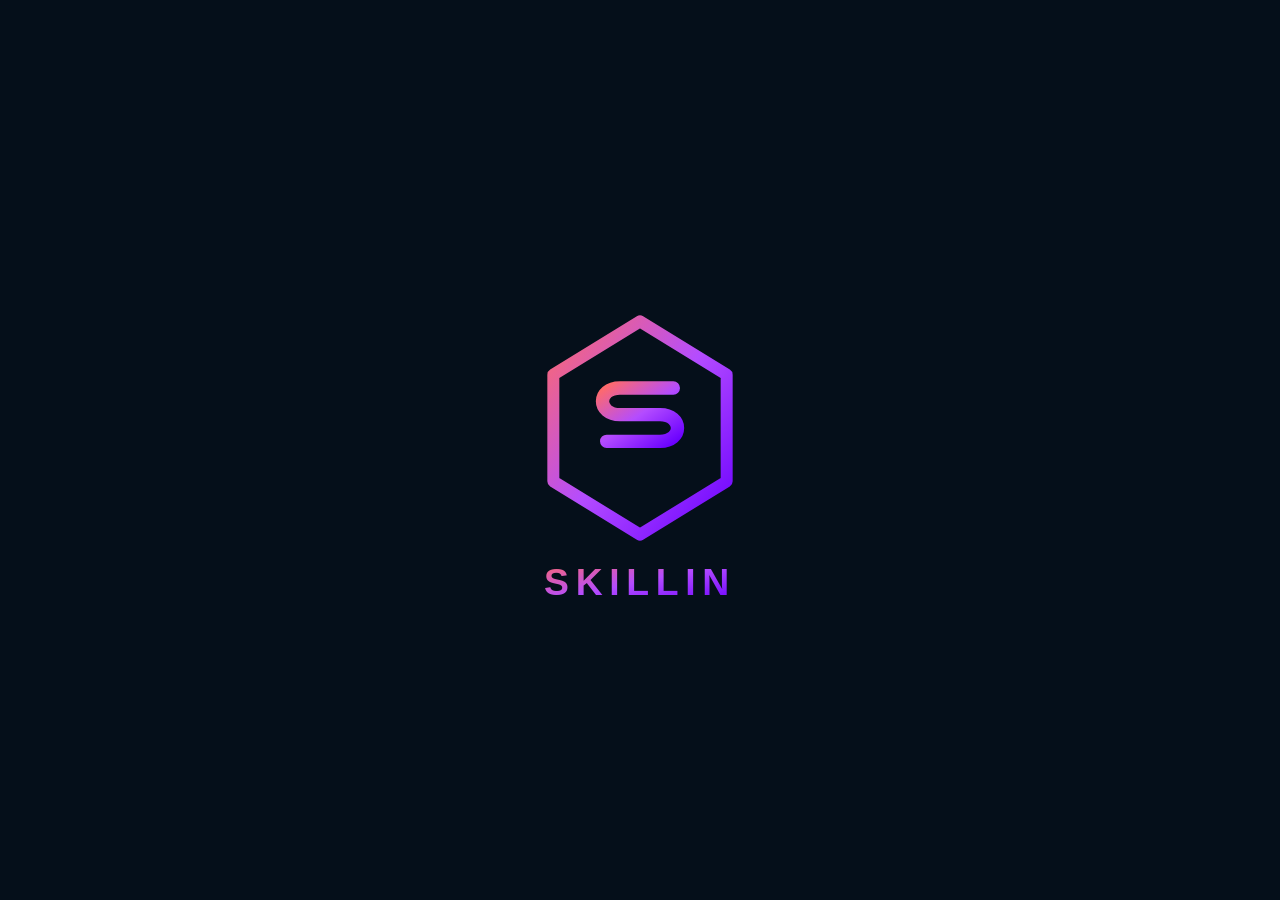
<file: index.html>
<!DOCTYPE html>
<html lang="en">
<head>
  <meta charset="UTF-8">
  <title>Skillin Logo</title>
  <link rel="stylesheet" href="style.css">
</head>
<body>

  <div class="logo-container">
    <svg viewBox="0 0 600 600" class="logo-svg"
         xmlns="http://www.w3.org/2000/svg">

      <defs>
        <linearGradient id="skillinGrad" x1="0%" y1="0%" x2="100%" y2="100%">
          <stop offset="0%" stop-color="#ff6a6a"/>
          <stop offset="50%" stop-color="#b44cff"/>
          <stop offset="100%" stop-color="#6a00ff"/>
        </linearGradient>
      </defs>

      <!-- Hexagon -->
      <path d="
        M300 110
        L430 190
        L430 350
        L300 430
        L170 350
        L170 190
        Z"
        class="hex"/>

      <!-- S shape -->
      <path d="
        M350 210
        H270
        C235 210 235 250 270 250
        H330
        C365 250 365 290 330 290
        H250"
        class="s-shape"/>

      <!-- Text -->
      <text x="300" y="520" class="logo-text">SKILLIN</text>
    </svg>
  </div>

</body>
</html>
</file>
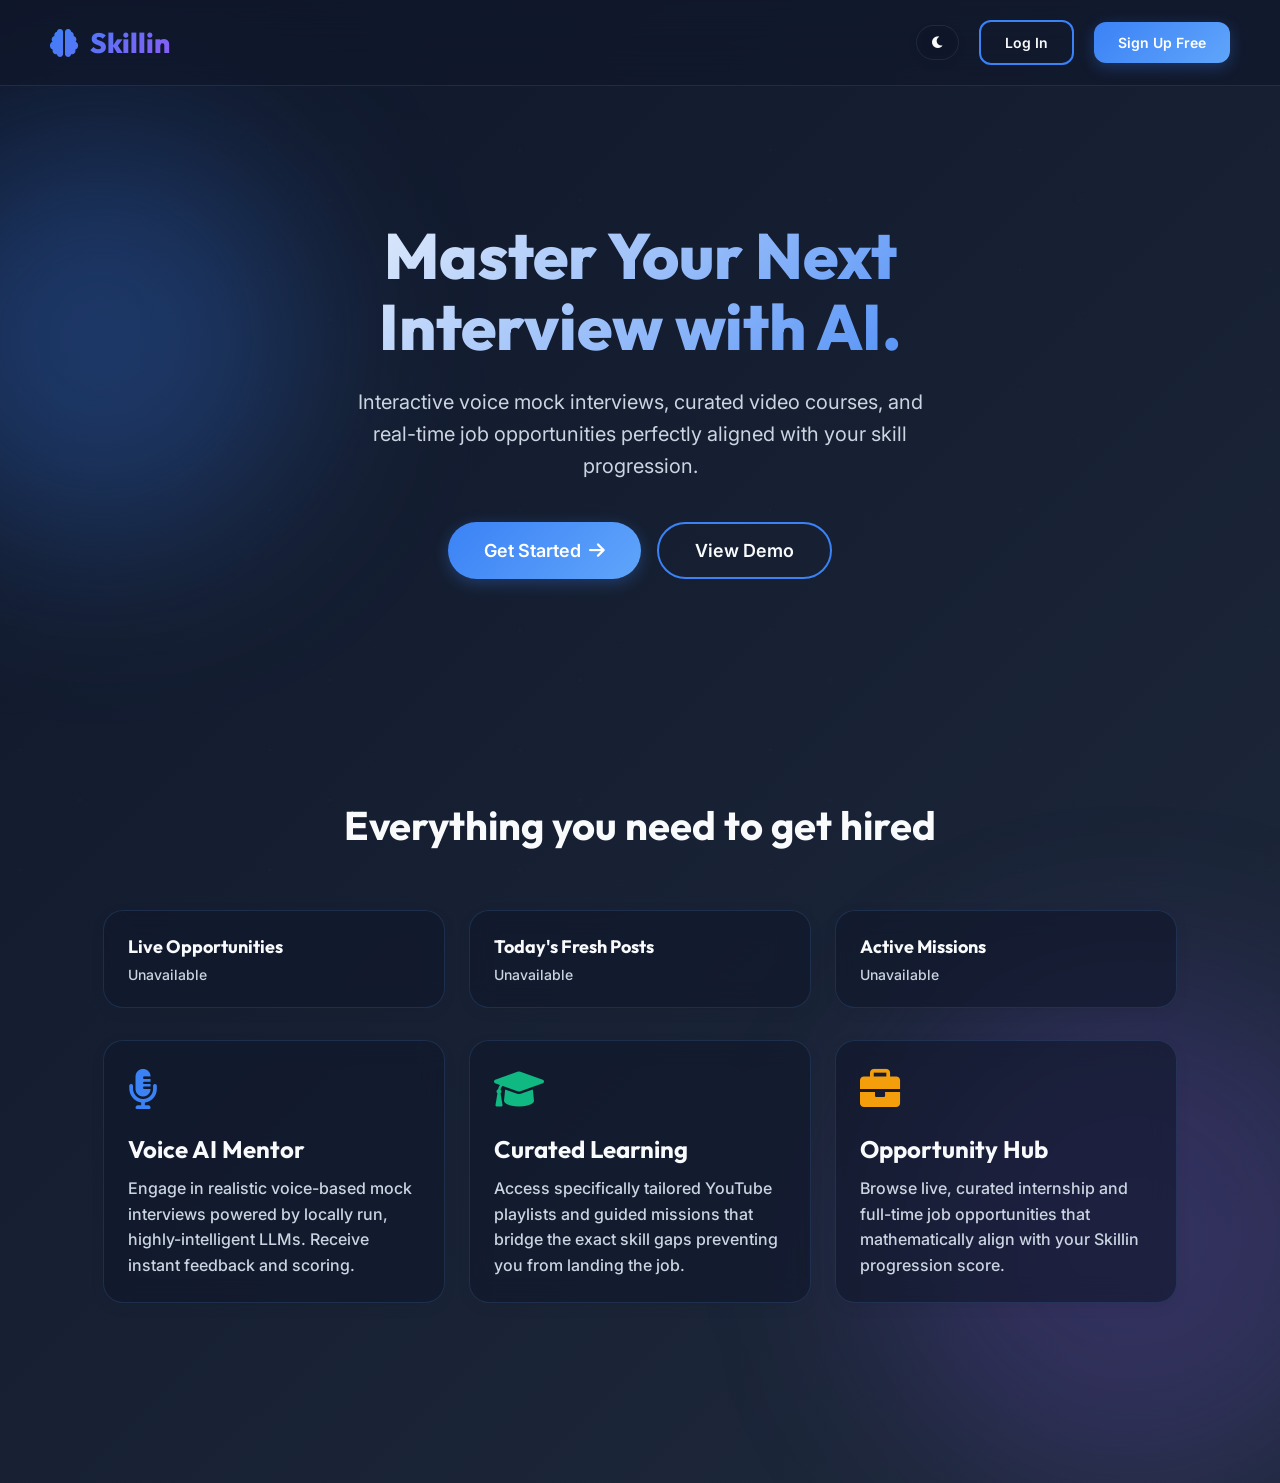
<file: frontend/index.html>
<!DOCTYPE html>
<html lang="en">
<head>
  <meta charset="UTF-8">
  <title>Skillin | Master Your Interview</title>
  <meta name="viewport" content="width=device-width, initial-scale=1.0">
  <link href="https://cdnjs.cloudflare.com/ajax/libs/font-awesome/6.0.0/css/all.min.css" rel="stylesheet">
  <link rel="stylesheet" href="styles.css">
  
  <style>
    /* Specific Landing Page Styles */
    body {
      flex-direction: column;
      overflow-x: hidden;
      overflow-y: auto;
    }
    
    .navbar {
      width: 100%;
      padding: 20px 50px;
      display: flex;
      justify-content: space-between;
      align-items: center;
      position: fixed;
      top: 0;
      z-index: 1000;
      background: var(--glass-bg);
      backdrop-filter: blur(20px);
      border-bottom: 1px solid var(--card-border);
    }

    .navbar-brand {
      font-size: 28px;
      font-weight: 800;
      font-family: var(--font-heading);
      background: linear-gradient(135deg, var(--accent-primary), var(--accent-purple));
      -webkit-background-clip: text;
      -webkit-text-fill-color: transparent;
      display: flex;
      align-items: center;
      gap: 12px;
    }

    .navbar-links {
      display: flex;
      gap: 20px;
      align-items: center;
    }

    .hero-container {
      display: flex;
      flex-direction: column;
      align-items: center;
      justify-content: center;
      text-align: center;
      padding: 160px 40px 80px;
      min-height: 80vh;
      animation: fadeInDown 1s ease-out;
    }

    .hero-title {
      font-size: 64px;
      font-weight: 800;
      line-height: 1.1;
      margin-bottom: 24px;
      background: linear-gradient(135deg, var(--text-primary) 0%, var(--accent-primary) 100%);
      -webkit-background-clip: text;
      -webkit-text-fill-color: transparent;
      max-width: 800px;
    }

    .hero-subtitle {
      font-size: 20px;
      color: var(--text-secondary);
      max-width: 600px;
      margin-bottom: 40px;
      line-height: 1.6;
    }

    .hero-buttons {
      display: flex;
      gap: 16px;
    }

    .btn-large {
      padding: 16px 36px;
      font-size: 18px;
      border-radius: 50px;
    }

    .btn-outline {
      background: transparent;
      border: 2px solid var(--accent-primary);
      color: var(--text-primary);
    }
    
    .btn-outline:hover {
      background: var(--accent-primary);
      color: #fff;
    }

    .features-section {
      padding: 80px 50px;
      max-width: 1200px;
      margin: 0 auto;
    }

    .section-title {
      text-align: center;
      font-size: 40px;
      margin-bottom: 60px;
      color: var(--text-primary);
    }

    @keyframes fadeInDown {
      from { opacity: 0; transform: translateY(-30px); }
      to { opacity: 1; transform: translateY(0); }
    }

    /* Floating Abstract Shapes */
    .shape-1, .shape-2 {
      position: absolute;
      border-radius: 50%;
      filter: blur(90px);
      z-index: -1;
      animation: float 20s infinite;
    }
    .shape-1 {
      width: 400px; height: 400px;
      background: rgba(59, 130, 246, 0.3);
      top: 10%; left: -100px;
    }
    .shape-2 {
      width: 500px; height: 500px;
      background: rgba(139, 92, 246, 0.2);
      bottom: -100px; right: -100px;
      animation-delay: 2s;
    }
  </style>
</head>
<body data-theme="dark">

  <!-- Abstract Background Elements -->
  <div class="shape-1"></div>
  <div class="shape-2"></div>

  <!-- Navigation -->
  <nav class="navbar">
    <div class="navbar-brand">
      <i class="fas fa-brain"></i> Skillin
    </div>
    <div class="navbar-links">
      <button class="theme-toggle-btn" onclick="toggleTheme()">
        <i class="fas fa-moon"></i>
      </button>
      <a href="login.html" class="btn btn-outline" style="text-decoration:none;">Log In</a>
      <a href="regi.html" class="btn btn-primary" style="text-decoration:none;">Sign Up Free</a>
    </div>
  </nav>

  <!-- Hero Section -->
  <main class="hero-container">
    <h1 class="hero-title">Master Your Next Interview with AI.</h1>
    <p class="hero-subtitle">Interactive voice mock interviews, curated video courses, and real-time job opportunities perfectly aligned with your skill progression.</p>
    
    <div class="hero-buttons">
      <a href="regi.html" class="btn btn-primary btn-large" style="text-decoration:none;">
        Get Started <i class="fas fa-arrow-right"></i>
      </a>
      <a href="dashboard.html" class="btn btn-outline btn-large" style="text-decoration:none;">
        View Demo
      </a>
    </div>
  </main>

  <!-- Feature Highlights -->
  <section class="features-section">
    <h2 class="section-title">Everything you need to get hired</h2>
    <div class="grid-cards" style="margin-bottom:32px;" id="liveStats">
      <div class="card"><h3>Live Opportunities</h3><p id="statOpps">Loading...</p></div>
      <div class="card"><h3>Today's Fresh Posts</h3><p id="statToday">Loading...</p></div>
      <div class="card"><h3>Active Missions</h3><p id="statMissions">Loading...</p></div>
    </div>
    <div class="grid-cards-large">
      
      <!-- Feature Card 1 -->
      <div class="card">
        <div style="font-size: 40px; color: var(--accent-primary); margin-bottom: 20px;">
          <i class="fas fa-microphone-alt"></i>
        </div>
        <h3 style="font-size: 24px; margin-bottom: 12px;">Voice AI Mentor</h3>
        <p style="font-size: 16px; line-height: 1.6;">Engage in realistic voice-based mock interviews powered by locally run, highly-intelligent LLMs. Receive instant feedback and scoring.</p>
      </div>

      <!-- Feature Card 2 -->
      <div class="card">
        <div style="font-size: 40px; color: var(--accent-success); margin-bottom: 20px;">
          <i class="fas fa-graduation-cap"></i>
        </div>
        <h3 style="font-size: 24px; margin-bottom: 12px;">Curated Learning</h3>
        <p style="font-size: 16px; line-height: 1.6;">Access specifically tailored YouTube playlists and guided missions that bridge the exact skill gaps preventing you from landing the job.</p>
      </div>

      <!-- Feature Card 3 -->
      <div class="card">
        <div style="font-size: 40px; color: var(--accent-warning); margin-bottom: 20px;">
          <i class="fas fa-briefcase"></i>
        </div>
        <h3 style="font-size: 24px; margin-bottom: 12px;">Opportunity Hub</h3>
        <p style="font-size: 16px; line-height: 1.6;">Browse live, curated internship and full-time job opportunities that mathematically align with your Skillin progression score.</p>
      </div>

    </div>
  </section>

  <script>
    const API_ORIGIN = window.location.hostname
      ? `${window.location.protocol}//${window.location.hostname}:8000`
      : "http://127.0.0.1:8000";
    const API_BASE = `${API_ORIGIN}/api`;

    // Theme logic
    function toggleTheme() {
        const root = document.documentElement;
        let isDark = false;
        
        // Check current body state instead of root attribute if root isn't fully synced
        if (document.body.getAttribute('data-theme') === 'dark' || root.getAttribute('data-theme') === 'dark') {
            isDark = true;
        }

        const newTheme = isDark ? 'light' : 'dark';
        root.setAttribute('data-theme', newTheme);
        document.body.setAttribute('data-theme', newTheme);
        localStorage.setItem('theme', newTheme);
    }
    
    // Init theme
    document.addEventListener("DOMContentLoaded", () => {
        const savedTheme = localStorage.getItem('theme') || 'dark'; // Default to dark mode for landing page
        document.documentElement.setAttribute('data-theme', savedTheme);
        document.body.setAttribute('data-theme', savedTheme);
        loadLiveStats();
    });

    async function loadLiveStats() {
      try {
        const [countRes, missionsRes] = await Promise.all([
          fetch(`${API_BASE}/opportunities/count`),
          fetch(`${API_BASE}/dashboard/missions`)
        ]);

        const countData = await countRes.json();
        const missionsData = await missionsRes.json();

        document.getElementById("statOpps").textContent = countData.total ?? 0;
        document.getElementById("statToday").textContent = countData.today ?? 0;
        document.getElementById("statMissions").textContent = missionsData.missions?.length ?? 0;
      } catch (e) {
        document.getElementById("statOpps").textContent = "Unavailable";
        document.getElementById("statToday").textContent = "Unavailable";
        document.getElementById("statMissions").textContent = "Unavailable";
      }
    }
  </script>
</body>
</html>
</file>
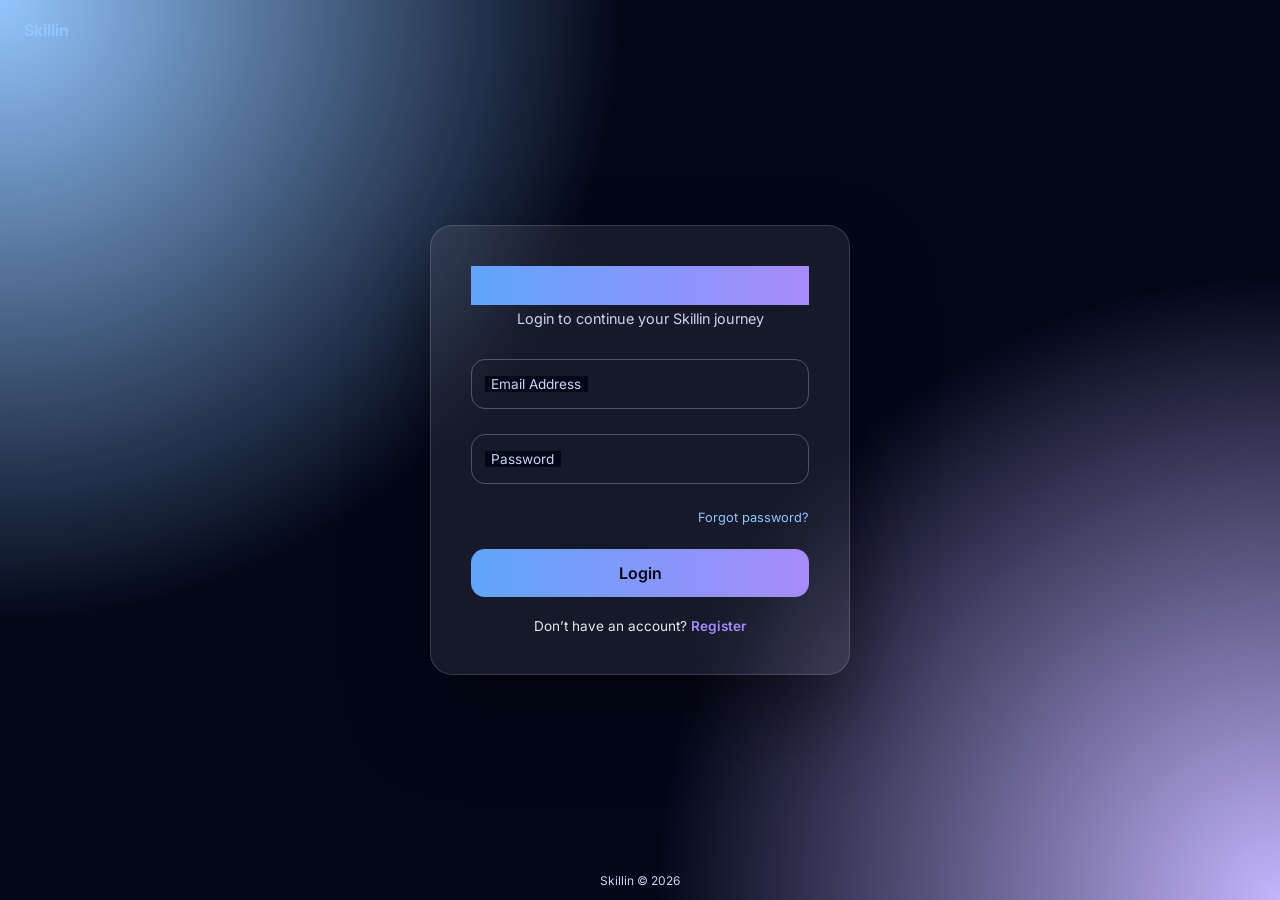
<file: frontend/login.html>
<!DOCTYPE html>
<html lang="en">
<head>
<meta charset="UTF-8">
<meta name="viewport" content="width=device-width, initial-scale=1.0">
<title>Skillin | Login</title>

<link href="https://fonts.googleapis.com/css2?family=Inter:wght@400;600;700&display=swap" rel="stylesheet">

<style>
*{
    margin:0;
    padding:0;
    box-sizing:border-box;
    font-family:'Inter',sans-serif;
}
body{
    min-height:100vh;
    display:flex;
    justify-content:center;
    align-items:center;
    background:
      radial-gradient(circle at top left,#93c5fd,transparent 40%),
      radial-gradient(circle at bottom right,#c4b5fd,transparent 40%),
      #020617;
    position: relative;
}
.top-brand{
    position: fixed;
    top: 20px;
    left: 24px;
    color:#93c5fd;
    text-decoration:none;
    font-weight:700;
}
.page-footer{
    position: fixed;
    bottom: 12px;
    left: 0;
    width: 100%;
    text-align:center;
    color:#cbd5f5;
    font-size:12px;
}
.login-box{
    width:100%;
    max-width:420px;
    padding:2.5rem;
    border-radius:22px;
    background:rgba(255,255,255,0.08);
    backdrop-filter: blur(16px);
    border:1px solid rgba(255,255,255,0.15);
    box-shadow:0 40px 80px rgba(0,0,0,.4);
    color:#e5e7eb;
}
.login-box h1{
    text-align:center;
    font-size:2rem;
    font-weight:700;
    margin-bottom:.3rem;
    background:linear-gradient(90deg,#60a5fa,#a78bfa);
    
    -webkit-text-fill-color:transparent;
}
.login-box p{
    text-align:center;
    font-size:.9rem;
    color:#cbd5f5;
    margin-bottom:2rem;
}
.input-group{
    position:relative;
    margin-bottom:1.6rem;
}
.input-group input{
    width:100%;
    padding:1rem .9rem;
    background:transparent;
    border:1px solid rgba(255,255,255,0.25);
    border-radius:14px;
    color:white;
}
.input-group label{
    position:absolute;
    top:50%;
    left:14px;
    transform:translateY(-50%);
    font-size:.85rem;
    color:#cbd5f5;
    pointer-events:none;
    transition:.3s;
    background:#020617;
    padding:0 .4rem;
}
.input-group input:focus + label,
.input-group input:not(:placeholder-shown) + label{
    top:-7px;
    font-size:.75rem;
    color:#60a5fa;
}
.forgot{
    text-align:right;
    font-size:.8rem;
    margin-bottom:1.5rem;
}
.forgot a{
    color:#93c5fd;
    cursor:pointer;
    text-decoration:none;
}
.login-btn{
    width:100%;
    padding:.9rem;
    border:none;
    border-radius:14px;
    font-size:1rem;
    font-weight:600;
    cursor:pointer;
    background:linear-gradient(90deg,#60a5fa,#a78bfa);
    color:#020617;
}
.register{
    text-align:center;
    font-size:.85rem;
    margin-top:1.3rem;
}
.register a{
    color:#a78bfa;
    font-weight:600;
    text-decoration:none;
}
.register a:hover{
    text-decoration:underline;
}
</style>
</head>

<body>
<a class="top-brand" href="index.html">Skillin</a>

<div class="login-box">

    <h1>Welcome Back</h1>
    <p>Login to continue your Skillin journey</p>

    <div class="input-group">
        <input type="email" id="email" placeholder=" " required>
        <label>Email Address</label>
    </div>

    <div class="input-group">
        <input type="password" id="password" placeholder=" " required>
        <label>Password</label>
    </div>

    <div class="forgot">
        <a onclick="forgotPassword()">Forgot password?</a>
    </div>

    <button class="login-btn" onclick="login()">Login</button>

    <div class="register">
        Don’t have an account?
        <a href="regi.html">Register</a>
    </div>

</div>

<script src="ui.js"></script>
<script>
const API_ORIGIN = window.location.hostname
  ? `${window.location.protocol}//${window.location.hostname}:8000`
  : "http://127.0.0.1:8000";
const API_BASE = `${API_ORIGIN}/api`;

async function login(){
    const email = document.getElementById("email").value;
    const password = document.getElementById("password").value;
    
    if(!email || !password) {
        alert("Please enter both email and password.");
        return;
    }

    try {
        showToast("Signing you in...", "info");
        const response = await fetch(`${API_BASE}/login`, {
            method: "POST",
            headers: {
                "Content-Type": "application/json"
            },
            body: JSON.stringify({ email: email, password: password })
        });
        
        const data = await response.json();
        
        if(response.ok) {
            localStorage.setItem("user_id", data.user_id);
            localStorage.setItem("username", data.username);
            if (data.access_token) {
                localStorage.setItem("access_token", data.access_token);
            }
            showToast("Login successful", "success");
            window.location.href = "dashboard.html";
        } else {
            showToast(data.detail || "Login failed", "error");
        }
    } catch(e) {
        console.error(e);
        showToast("An error occurred while connecting to the server.", "error");
    }
}

function forgotPassword(){
    showToast("Forgot password feature will be added later", "info");
}

function showToast(message, type = "info") {
    if (window.UI) {
        window.UI.toast(message, type);
        return;
    }
}
</script>

<div class="page-footer">Skillin © 2026</div>
</body>
</html>
</file>
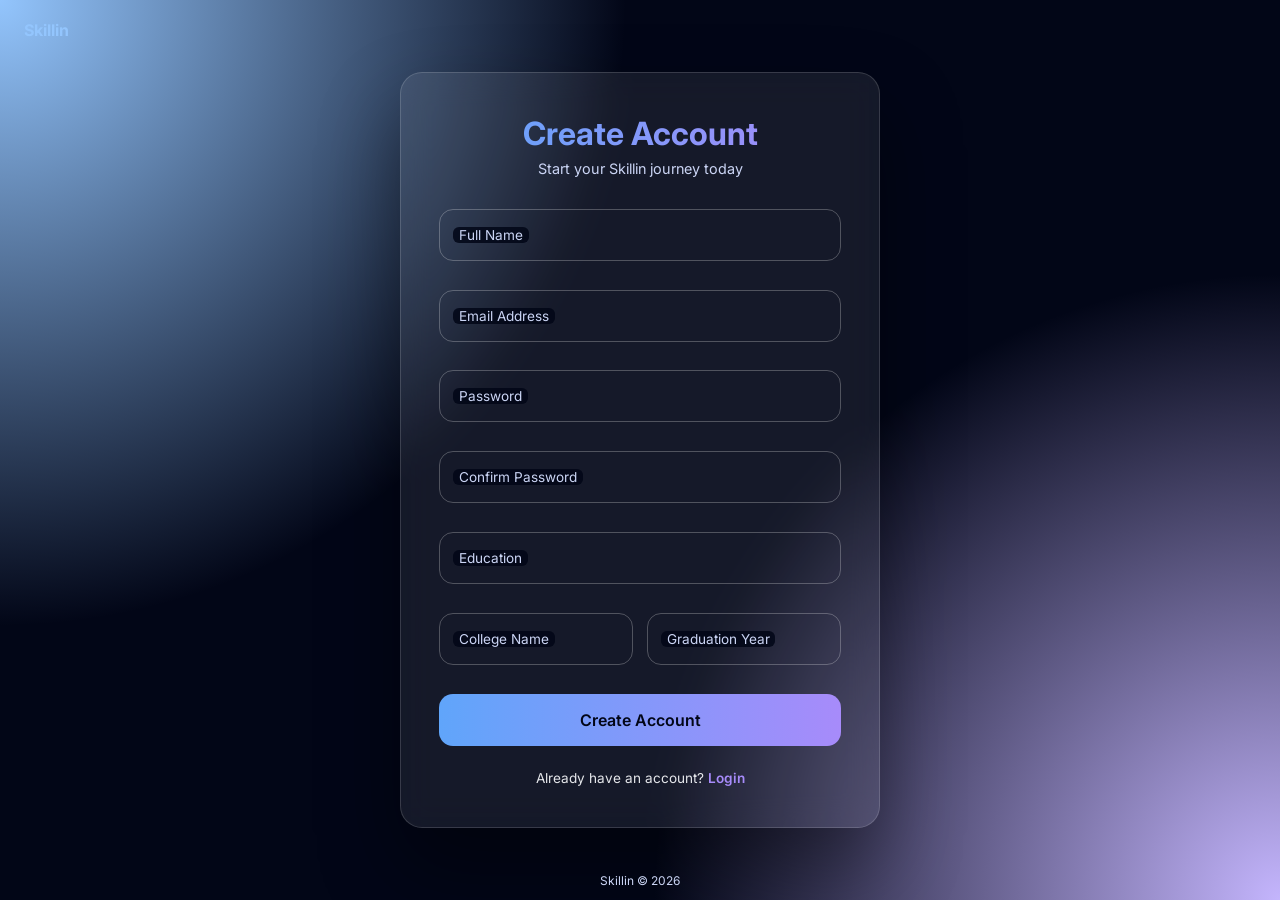
<file: frontend/regi.html>
<!DOCTYPE html>
<html lang="en">
<head>
<meta charset="UTF-8">
<meta name="viewport" content="width=device-width, initial-scale=1.0">
<title>Skillin | Sign Up</title>

<link href="https://fonts.googleapis.com/css2?family=Inter:wght@400;600;700&display=swap" rel="stylesheet">

<style>
/* ---- YOUR ORIGINAL CSS (UNCHANGED) ---- */
*{
    margin:0;
    padding:0;
    box-sizing:border-box;
    font-family:'Inter',sans-serif;
}
body{
    min-height:100vh;
    display:flex;
    justify-content:center;
    align-items:center;
    background:
      radial-gradient(circle at top left,#93c5fd,transparent 40%),
      radial-gradient(circle at bottom right,#c4b5fd,transparent 40%),
      #020617;
    position: relative;
}
.top-brand{
    position: fixed;
    top: 20px;
    left: 24px;
    color:#93c5fd;
    text-decoration:none;
    font-weight:700;
}
.page-footer{
    position: fixed;
    bottom: 12px;
    left: 0;
    width: 100%;
    text-align:center;
    color:#cbd5f5;
    font-size:12px;
}
.signup-box{
    width:100%;
    max-width:480px;
    padding:2.6rem 2.4rem;
    border-radius:22px;
    background:rgba(255,255,255,0.08);
    backdrop-filter: blur(16px);
    border:1px solid rgba(255,255,255,0.15);
    box-shadow:0 40px 80px rgba(0,0,0,.4);
    color:#e5e7eb;
}
.signup-box h1{
    text-align:center;
    font-size:2rem;
    font-weight:700;
    margin-bottom:.4rem;
    background:linear-gradient(90deg,#60a5fa,#a78bfa);
    -webkit-background-clip:text;
    -webkit-text-fill-color:transparent;
}
.signup-box p{
    text-align:center;
    font-size:.9rem;
    color:#cbd5f5;
    margin-bottom:2rem;
}
.input-group{
    position:relative;
    margin-bottom:1.8rem;
}
.input-group input,
.input-group select{
    width:100%;
    height:52px;
    padding:0 14px;
    background:transparent;
    border:1px solid rgba(255,255,255,0.25);
    border-radius:14px;
    color:#e5e7eb;
    font-size:.95rem;
}
.input-group select{
    appearance:none;
    cursor:pointer;
}
.input-group select option{
    background:#020617;
    color:#e5e7eb;
}
.input-group input:focus,
.input-group select:focus{
    outline:none;
    border-color:#60a5fa;
    box-shadow:0 0 15px rgba(96,165,250,.4);
}
.input-group label{
    position:absolute;
    left:14px;
    top:50%;
    transform:translateY(-50%);
    font-size:.85rem;
    color:#cbd5f5;
    pointer-events:none;
    transition:.25s ease;
    padding:0 .35rem;
    background:rgba(2,6,23,.85);
    border-radius:6px;
}
.input-group input:focus + label,
.input-group input:not(:placeholder-shown) + label,
.input-group select:focus + label,
.input-group select:valid + label{
    top:-6px;
    font-size:.72rem;
    color:#60a5fa;
}
.row{
    display:flex;
    gap:14px;
}
.row .input-group{
    flex:1;
}
.signup-btn{
    width:100%;
    height:52px;
    border:none;
    border-radius:14px;
    font-size:1rem;
    font-weight:600;
    cursor:pointer;
    background:linear-gradient(90deg,#60a5fa,#a78bfa);
    color:#020617;
    transition:.3s;
}
.signup-btn:hover{
    transform:translateY(-2px);
    box-shadow:0 12px 30px rgba(96,165,250,.6);
}
.login{
    text-align:center;
    font-size:.85rem;
    margin-top:1.5rem;
}
.login a{
    color:#a78bfa;
    font-weight:600;
    text-decoration:none;
}
.login a:hover{
    text-decoration:underline;
}
</style>
</head>

<body>
<a class="top-brand" href="index.html">Skillin</a>

<div class="signup-box">

    <h1>Create Account</h1>
    <p>Start your Skillin journey today</p>

    <!-- ✅ FORM ADDED (structure same) -->
    <form id="signupForm">

        <div class="input-group">
            <input type="text" id="username" required placeholder=" ">
            <label>Full Name</label>
        </div>

        <div class="input-group">
            <input type="email" id="email" required placeholder=" ">
            <label>Email Address</label>
        </div>

        <div class="input-group">
            <input type="password" id="password" required placeholder=" ">
            <label>Password</label>
        </div>

        <div class="input-group">
            <input type="password" id="confirmPassword" required placeholder=" ">
            <label>Confirm Password</label>
        </div>

        <div class="input-group">
            <select id="education" required>
                <option value="" hidden></option>
                <option>10th (SSC)</option>
                <option>12th (HSC)</option>
                <option>Diploma</option>
                <option>BCA</option>
                <option>B.Sc</option>
                <option>B.Com</option>
                <option>B.E / B.Tech</option>
                <option>MCA</option>
                <option>MBA</option>
                <option>Other</option>
            </select>
            <label>Education</label>
        </div>

        <div class="row">
            <div class="input-group">
                <input type="text" id="college" required placeholder=" ">
                <label>College Name</label>
            </div>

            <div class="input-group">
                <select id="graduation" required>
                    <option value="" hidden></option>
                    <option>2024</option>
                    <option>2025</option>
                    <option>2026</option>
                    <option>2027</option>
                    <option>2028</option>
                </select>
                <label>Graduation Year</label>
            </div>
        </div>

        <button type="submit" class="signup-btn">Create Account</button>

    </form>

    <div class="login">
        Already have an account? <a href="login.html">Login</a>
    </div>

</div>

<!-- ✅ ONLY LOGIC ADDED -->
<script src="ui.js"></script>
<script>
const API_ORIGIN = `${window.location.protocol}//${window.location.hostname}:8000`;
const API_BASE = `${API_ORIGIN}/api`;

document.getElementById("signupForm").addEventListener("submit", async function(e) {
    e.preventDefault();

    if (password.value !== confirmPassword.value) {
        alert("Passwords do not match");
        return;
    }
    const strongPassword = /^(?=.*[a-z])(?=.*[A-Z])(?=.*\d)(?=.*[^A-Za-z\d]).{8,}$/;
    if (!strongPassword.test(password.value)) {
        alert("Password must be 8+ chars and include uppercase, lowercase, number, and special character.");
        return;
    }

    const data = {
        username: username.value,
        email: email.value,
        password: password.value,
        education: education.value,
        college_name: college.value,
        graduation_year: parseInt(graduation.value)
    };

    try {
        showToast("Creating your account...", "info");
        const res = await fetch(`${API_BASE}/register`, {
            method: "POST",
            headers: { "Content-Type": "application/json" },
            body: JSON.stringify(data)
        });

        const result = await res.json();

        if (!res.ok) {
            showToast(result.detail || "Registration failed", "error");
            return;
        }

        showToast("Account created successfully", "success");
        window.location.href = "login.html";

    } catch (err) {
        showToast("Backend not running", "error");
        console.error(err);
    }
});

function showToast(message, type = "info") {
    if (window.UI) {
        window.UI.toast(message, type);
        return;
    }
}
</script>

<div class="page-footer">Skillin © 2026</div>
</body>
</html>
</file>
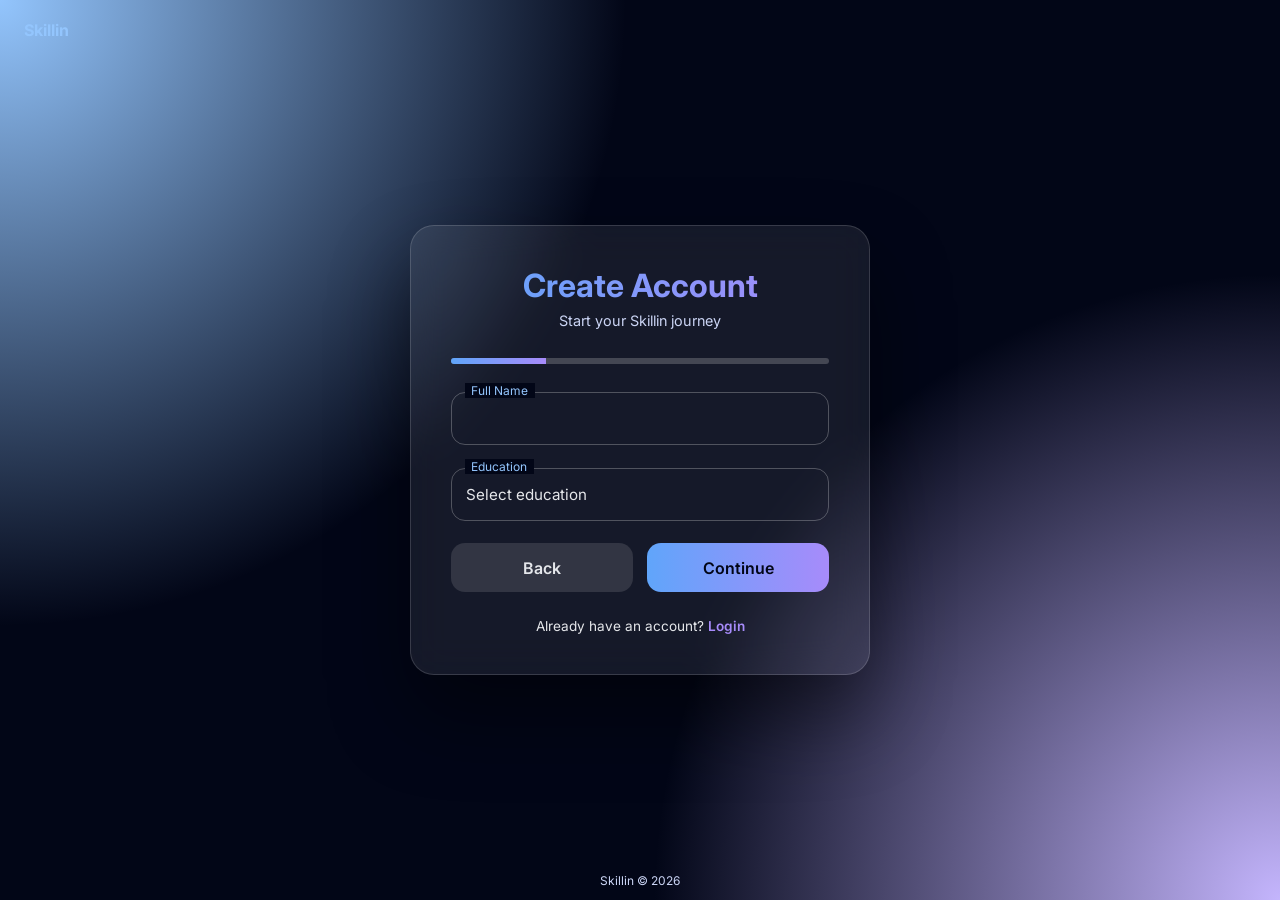
<file: frontend/signup.html>
<!DOCTYPE html>
<html lang="en">
<head>
<meta charset="UTF-8">
<meta name="viewport" content="width=device-width, initial-scale=1.0">
<title>Skillin | Sign Up</title>

<link href="https://fonts.googleapis.com/css2?family=Inter:wght@400;600;700&display=swap" rel="stylesheet">

<style>
*{
    margin:0;
    padding:0;
    box-sizing:border-box;
    font-family:'Inter',sans-serif;
}

/* BACKGROUND */
body{
    min-height:100vh;
    display:flex;
    justify-content:center;
    align-items:center;
    background:
      radial-gradient(circle at top left,#93c5fd,transparent 40%),
      radial-gradient(circle at bottom right,#c4b5fd,transparent 40%),
      #020617;
    color:#e5e7eb;
    position: relative;
}
.top-brand{
    position: fixed;
    top: 20px;
    left: 24px;
    color:#93c5fd;
    text-decoration:none;
    font-weight:700;
}
.page-footer{
    position: fixed;
    bottom: 12px;
    left: 0;
    width: 100%;
    text-align:center;
    color:#cbd5f5;
    font-size:12px;
}

/* CARD */
.signup-box{
    width:100%;
    max-width:460px;
    padding:2.5rem;
    border-radius:24px;
    background:rgba(255,255,255,0.08);
    backdrop-filter: blur(18px);
    border:1px solid rgba(255,255,255,0.15);
    box-shadow:0 40px 80px rgba(0,0,0,.45);
}

/* TITLE */
.signup-box h1{
    text-align:center;
    font-size:2rem;
    font-weight:700;
    margin-bottom:.4rem;
    background:linear-gradient(90deg,#60a5fa,#a78bfa);
    -webkit-background-clip:text;
    -webkit-text-fill-color:transparent;
}
.signup-box p{
    text-align:center;
    font-size:.9rem;
    color:#cbd5f5;
    margin-bottom:1.8rem;
}

/* PROGRESS */
.progress{
    width:100%;
    height:6px;
    background:rgba(255,255,255,.2);
    border-radius:6px;
    overflow:hidden;
    margin-bottom:1.8rem;
}
.progress-bar{
    height:100%;
    width:25%;
    background:linear-gradient(90deg,#60a5fa,#a78bfa);
    transition:.4s;
}

/* STEPS */
.step{
    display:none;
    animation:fade .5s ease;
}
.step.active{
    display:block;
}

/* INPUT */
.input-group{
    position:relative;
    margin-bottom:1.4rem;
}
.input-group input,
.input-group select{
    width:100%;
    padding:1rem .9rem;
    background:transparent;
    border:1px solid rgba(255,255,255,0.25);
    border-radius:14px;
    color:white;
    font-size:.95rem;
}
.input-group select{
    color:#e5e7eb;
    appearance:none;
    -webkit-appearance:none;
    -moz-appearance:none;
}
.input-group input:focus,
.input-group select:focus{
    outline:none;
    border-color:#60a5fa;
    box-shadow:0 0 15px rgba(96,165,250,.4);
}
.step-buttons{
    display:flex;
    gap:0.9rem;
    margin-bottom:1rem;
}
.step-buttons button{
    flex:1;
    width:auto;
}
button.btn-secondary{
    background:rgba(255,255,255,0.12);
    color:#e5e7eb;
}
@media(max-width:480px){
    .signup-box{
        padding:1.6rem;
        margin:16px;
    }
    .step-buttons{
        flex-direction:column;
    }
}

/* LABEL */
.input-group label{
    position:absolute;
    top:-9px;
    left:14px;
    font-size:.75rem;
    padding:0 .4rem;
    background:#020617;
    color:#93c5fd;
}

/* BUTTON */
button{
    width:100%;
    padding:.9rem;
    border:none;
    border-radius:14px;
    font-size:1rem;
    font-weight:600;
    cursor:pointer;
    background:linear-gradient(90deg,#60a5fa,#a78bfa);
    color:#020617;
    transition:.3s;
}
button:hover{
    transform:translateY(-2px);
    box-shadow:0 12px 30px rgba(96,165,250,.6);
}

/* HELPER */
.helper{
    text-align:center;
    font-size:.8rem;
    color:#cbd5f5;
    margin-top:.5rem;
}

/* LOGIN LINK */
.login-link{
    text-align:center;
    font-size:.85rem;
    margin-top:1.6rem;
}
.login-link a{
    color:#a78bfa;
    font-weight:600;
    text-decoration:none;
}
.login-link a:hover{
    text-decoration:underline;
}

/* ANIMATION */
@keyframes fade{
    from{opacity:0;transform:translateY(15px);}
    to{opacity:1;transform:translateY(0);}
}
</style>
</head>

<body>
<a class="top-brand" href="index.html">Skillin</a>

<div class="signup-box">

    <h1>Create Account</h1>
    <p>Start your Skillin journey</p>

    <div class="progress">
        <div class="progress-bar" id="progressBar" style="width: 25%;"></div>
    </div>

    <!-- STEP 1 -->
    <div class="step active" id="step1">
            <div class="input-group">
            <input type="text" id="fullName" placeholder=" " required>
            <label>Full Name</label>
        </div>

        <div class="input-group">
            <select id="education">
                <option value="" disabled selected>Select education</option>
                <option value="Diploma">Diploma</option>
                <option value="BE / BTech">BE / BTech</option>
                <option value="BSc / BCA">BSc / BCA</option>
                <option value="Other">Other</option>
            </select>
            <label>Education</label>
        </div>

        <div class="step-buttons">
            <button type="button" class="btn-secondary" onclick="prevStep()">Back</button>
            <button onclick="nextStep()">Continue</button>
        </div>
    </div>

    <!-- STEP 2 -->
    <div class="step" id="step2">
        <div class="input-group">
            <input type="email" id="email" name="email" placeholder=" " required>
            <label>Email Address</label>
        </div>

        <div class="input-group">
            <input type="password" id="password" name="password" placeholder=" " required>
            <label>Password</label>
        </div>

        <div class="step-buttons">
            <button type="button" class="btn-secondary" onclick="prevStep()">Back</button>
            <button type="button" onclick="nextStep()">Send Verification Code</button>
        </div>
        <div class="helper">OTP will be sent to email (dummy)</div>
    </div>

    <!-- STEP 3 -->
    <div class="step" id="step3">
        <div class="input-group">
            <input type="text" id="otp" name="otp" placeholder=" " required>
            <label>Verification Code</label>
        </div>

        <div class="step-buttons">
            <button type="button" class="btn-secondary" onclick="prevStep()">Back</button>
            <button onclick="nextStep()">Verify Code</button>
        </div>
        <div class="helper">Use any 6 digits</div>
    </div>

    <!-- STEP 4 -->
    <div class="step" id="step4">
        <div class="input-group">
            <input type="text" id="collegeName" name="college_name" placeholder=" " required>
            <label>College / University</label>
        </div>

        <div class="input-group">
            <input type="number" id="graduationYear" name="graduation_year" placeholder=" " required min="1900" max="2100">
            <label>Graduation Year</label>
        </div>

        <div class="step-buttons">
            <button type="button" class="btn-secondary" onclick="prevStep()">Back</button>
            <button onclick="finish()">Finish Signup</button>
        </div>
    </div>

    <div class="login-link">
        Already have an account? <a href="login.html">Login</a>
    </div>

</div>

<script src="ui.js"></script>
<script>
let step = 1;
const totalSteps = 4;
const API_ORIGIN = window.location.hostname
  ? `${window.location.protocol}//${window.location.hostname}:8000`
  : "http://127.0.0.1:8000";
const API_BASE = `${API_ORIGIN}/api`;

const formData = {
    username: "",
    education: "",
    email: "",
    password: "",
    college_name: "",
    graduation_year: null
};

function nextStep(){
    if (step === 1) {
        formData.username = document.getElementById("fullName").value.trim();
        formData.education = document.getElementById("education").value;
        if (!formData.username || !formData.education) {
            alert("Please fill name and education.");
            return;
        }
    }
    if (step === 2) {
        formData.email = document.getElementById("email").value.trim();
        formData.password = document.getElementById("password").value;
        const strongPassword = /^(?=.*[a-z])(?=.*[A-Z])(?=.*\d)(?=.*[^A-Za-z\d]).{8,}$/;
        if (!formData.email || !formData.password || !strongPassword.test(formData.password)) {
            alert("Password must be 8+ chars and include uppercase, lowercase, number, and special character.");
            return;
        }
    }
    if (step === 3) {
        const otp = document.getElementById("otp").value.trim();
        if (otp.length < 4) {
            alert("Enter verification code.");
            return;
        }
    }

    document.getElementById("step"+step).classList.remove("active");
    step++;
    document.getElementById("step"+step).classList.add("active");
    document.getElementById("progressBar").style.width =
        (step / totalSteps) * 100 + "%";
}

function prevStep(){
    if(step <= 1) return;
    document.getElementById("step"+step).classList.remove("active");
    step--;
    document.getElementById("step"+step).classList.add("active");
    document.getElementById("progressBar").style.width =
        (step / totalSteps) * 100 + "%";
}

async function finish(){
    const finishBtn = document.querySelector("#step4 button");
    formData.college_name = document.getElementById("collegeName").value.trim();
    const graduationYear = document.getElementById("graduationYear").value.trim();
    formData.graduation_year = graduationYear ? Number(graduationYear) : null;

    if (!formData.college_name || !formData.graduation_year) {
        alert("Please enter your college/university and graduation year.");
        return;
    }

    try {
        if (window.UI) window.UI.setLoading(finishBtn, "Creating account...");
        showToast("Creating your account...", "info");
        const res = await fetch(`${API_BASE}/register`, {
            method: "POST",
            headers: { "Content-Type": "application/json" },
            body: JSON.stringify({
                username: formData.username,
                email: formData.email,
                password: formData.password,
                education: formData.education,
                college_name: formData.college_name,
                graduation_year: formData.graduation_year
            })
        });
        const data = await res.json();
        if (!res.ok) {
            showToast(data.detail || "Registration failed", "error");
            return;
        }
        showToast("Signup completed", "success");
        window.location.href = "login.html";
    } catch (e) {
        showToast("Could not connect to backend.", "error");
    } finally {
        if (window.UI) window.UI.clearLoading(finishBtn);
    }
}

function showToast(message, type = "info") {
    if (window.UI) {
        window.UI.toast(message, type);
        return;
    }
}
</script>

<div class="page-footer">Skillin © 2026</div>
</body>
</html>
</file>
<file: style.css>
* {
  margin: 0;
  padding: 0;
  box-sizing: border-box;
}

body {
  height: 100vh;
  display: flex;
  justify-content: center;
  align-items: center;
  background: #050f1a;
  font-family: 'Poppins', Arial, sans-serif;
}

.logo-container {
  width: 400px;
}

.logo-svg {
  width: 100%;
}

.hex {
  fill: none;
  stroke: url(#skillinGrad);
  stroke-width: 18;
  stroke-linejoin: round;
}

.s-shape {
  fill: none;
  stroke: url(#skillinGrad);
  stroke-width: 20;
  stroke-linecap: round;
  stroke-linejoin: round;
}

.logo-text {
  fill: url(#skillinGrad);
  font-size: 56px;
  font-weight: 600;
  letter-spacing: 10px;
  text-anchor: middle;
}
</file>
<file: frontend/styles.css>
/* ==============================================================================
   Skillin Premium Theme - Glassmorphism & Dynamic Dark Mode
============================================================================== */

@import url('https://fonts.googleapis.com/css2?family=Outfit:wght@300;400;500;600;700;800&family=Inter:wght@400;500;600;700&display=swap');

:root {
  /* Core Variables */
  --font-heading: 'Outfit', sans-serif;
  --font-body: 'Inter', sans-serif;

  /* Accent Colors - Light */
  --accent-primary: #3b82f6;     /* Blue */
  --accent-secondary: #60a5fa;
  --accent-tertiary: #1e40af;
  --accent-success: #10b981;
  --accent-warning: #f59e0b;
  --accent-danger: #ef4444;
  --accent-purple: #8b5cf6;

  /* Color Palette - Light Theme */
  --bg-gradient: linear-gradient(135deg, #f1f5f9 0%, #e2e8f0 25%, #f8fafc 50%, #f0f9ff 75%, #f0fdf4 100%);
  --text-primary: #0f172a;
  --text-secondary: #475569;
  --text-tertiary: #64748b;
  
  /* Glassmorphism - Light */
  --glass-bg: rgba(255, 255, 255, 0.7);
  --glass-bg-hover: rgba(255, 255, 255, 0.9);
  --glass-border: rgba(255, 255, 255, 0.5);
  --glass-shadow: 0 8px 32px 0 rgba(31, 38, 135, 0.05);
  --card-border: rgba(59, 130, 246, 0.15);
  
  --particle-opacity: 0.15;
}

[data-theme="dark"] {
  /* Color Palette - Dark Theme */
  --bg-gradient: linear-gradient(135deg, #0f172a 0%, #1e293b 25%, #020617 50%, #172554 75%, #064e3b 100%);
  --text-primary: #f8fafc;
  --text-secondary: #cbd5e1;
  --text-tertiary: #94a3b8;

  /* Glassmorphism - Dark */
  --glass-bg: rgba(15, 23, 42, 0.6);
  --glass-bg-hover: rgba(30, 41, 59, 0.8);
  --glass-border: rgba(255, 255, 255, 0.08);
  --glass-shadow: 0 8px 32px 0 rgba(0, 0, 0, 0.4);
  --card-border: rgba(96, 165, 250, 0.15);

  --particle-opacity: 0.05;
}

* {
  margin: 0;
  padding: 0;
  box-sizing: border-box;
}

body {
  font-family: var(--font-body);
  background: var(--bg-gradient);
  background-size: 400% 400%;
  animation: gradientShift 20s ease infinite;
  color: var(--text-primary);
  display: flex;
  min-height: 100vh;
  position: relative;
  overflow-x: hidden;
  transition: background 0.5s ease, color 0.5s ease;
}

h1, h2, h3, h4, h5, h6 {
  font-family: var(--font-heading);
}

/* Background Animations */
@keyframes gradientShift {
  0% { background-position: 0% 50%; }
  50% { background-position: 100% 50%; }
  100% { background-position: 0% 50%; }
}

body::before {
  content: '';
  position: fixed;
  top: 0;
  left: 0;
  width: 100%;
  height: 100%;
  background-image: 
    radial-gradient(2px 2px at 20px 30px, rgba(59,130,246,var(--particle-opacity)), transparent),
    radial-gradient(2px 2px at 80px 80px, rgba(16,185,129,var(--particle-opacity)), transparent),
    radial-gradient(1px 1px at 120px 40px, rgba(245,158,11,var(--particle-opacity)), transparent);
  background-repeat: repeat;
  background-size: 250px 120px;
  animation: float 22s linear infinite;
  z-index: -1;
  pointer-events: none;
}

@keyframes float {
  0% { transform: translateY(0px) rotate(0deg); }
  100% { transform: translateY(-30px) rotate(120deg); }
}

/* Base Glass Container */
.glass-panel {
  background: var(--glass-bg);
  backdrop-filter: blur(16px);
  -webkit-backdrop-filter: blur(16px);
  border: 1px solid var(--glass-border);
  box-shadow: var(--glass-shadow);
  border-radius: 24px;
}

/* Top Navbar / Header globally */
.top-header {
  display: flex;
  justify-content: space-between;
  align-items: center;
  margin-bottom: 2rem;
  width: 100%;
  flex-wrap: wrap;
  gap: 1rem;
}

/* Theme Toggle Button */
.theme-toggle-btn {
  background: var(--glass-bg);
  border: 1px solid var(--glass-border);
  backdrop-filter: blur(10px);
  padding: 10px 14px;
  border-radius: 50px;
  cursor: pointer;
  display: flex;
  align-items: center;
  gap: 8px;
  font-family: var(--font-body);
  font-weight: 500;
  color: var(--text-primary);
  transition: all 0.3s ease;
  box-shadow: 0 4px 12px rgba(0,0,0,0.05);
}
.theme-toggle-btn:hover {
  transform: translateY(-2px);
  background: var(--glass-bg-hover);
  box-shadow: 0 6px 16px rgba(0,0,0,0.1);
}

/* Sidebar */
.sidebar {
  width: 280px;
  background: var(--glass-bg);
  backdrop-filter: blur(20px);
  -webkit-backdrop-filter: blur(20px);
  border-right: 1px solid var(--card-border);
  padding: 35px 24px;
  flex-shrink: 0;
  border-radius: 0 24px 24px 0;
  display: flex;
  flex-direction: column;
  position: relative;
  z-index: 10;
  box-shadow: var(--glass-shadow);
  transition: background 0.3s ease, border-color 0.3s ease;
}

.sidebar h2 {
  font-size: 28px;
  margin-bottom: 50px;
  display: flex;
  align-items: center;
  gap: 12px;
  background: linear-gradient(135deg, var(--accent-primary), var(--accent-secondary));
  -webkit-background-clip: text;
  -webkit-text-fill-color: transparent;
  background-clip: text;
  font-weight: 800;
}

.sidebar h2 img {
  width: 36px;
  height: 36px;
  object-fit: contain;
  filter: drop-shadow(0 4px 8px rgba(59, 130, 246, 0.2));
}

.sidebar a {
  display: flex;
  align-items: center;
  gap: 14px;
  color: var(--text-secondary);
  text-decoration: none;
  padding: 14px 20px;
  border-radius: 16px;
  margin-bottom: 8px;
  font-weight: 600;
  font-size: 15px;
  transition: all 0.3s cubic-bezier(0.4, 0, 0.2, 1);
  position: relative;
  cursor: pointer;
  overflow: hidden;
}

.sidebar a:hover, .sidebar a.active {
  background: linear-gradient(135deg, var(--accent-primary), var(--accent-secondary));
  color: #ffffff;
  transform: translateX(6px);
  box-shadow: 0 4px 15px rgba(59,130,246,0.3);
}

/* Main Content Area */
.main {
  flex: 1;
  padding: 40px 50px;
  min-width: 320px;
  display: flex;
  flex-direction: column;
  gap: 30px;
  max-width: 1400px;
  margin: 0 auto;
}

.top-header h1 {
  font-size: 32px; /* Normalized size */
  font-weight: 800;
  background: linear-gradient(135deg, var(--text-primary), var(--accent-primary));
  -webkit-background-clip: text;
  -webkit-text-fill-color: transparent;
  background-clip: text;
  letter-spacing: -0.02em;
}

.score-badge {
  background: linear-gradient(135deg, var(--accent-primary), var(--accent-purple));
  color: #ffffff;
  padding: 12px 24px;
  border-radius: 20px;
  font-size: 16px;
  font-weight: 700;
  box-shadow: 0 8px 25px rgba(59,130,246,0.25);
  display: inline-flex;
  align-items: center;
  gap: 8px;
}

/* Section Containers */
.section {
  background: var(--glass-bg);
  backdrop-filter: blur(16px);
  -webkit-backdrop-filter: blur(16px);
  border-radius: 24px;
  padding: 35px;
  border: 1px solid var(--card-border);
  box-shadow: var(--glass-shadow);
  transition: transform 0.4s ease, box-shadow 0.4s ease, background 0.3s ease;
}
.section:hover {
  transform: translateY(-4px);
  box-shadow: 0 20px 40px rgba(0,0,0,0.1);
  background: var(--glass-bg-hover);
}

.section h2 {
  font-size: 24px;
  margin-bottom: 25px;
  color: var(--text-primary);
  font-weight: 700;
  position: relative;
}

/* Reusable Grid layouts */
.grid-cards {
  display: grid;
  grid-template-columns: repeat(auto-fit, minmax(220px, 1fr));
  gap: 24px;
}

.grid-cards-large {
  display: grid;
  grid-template-columns: repeat(auto-fit, minmax(320px, 1fr));
  gap: 24px;
}

/* Card Styles */
.card {
  background: var(--glass-bg);
  backdrop-filter: blur(12px);
  -webkit-backdrop-filter: blur(12px);
  padding: 24px;
  border-radius: 20px;
  border: 1px solid var(--card-border);
  box-shadow: 0 4px 16px rgba(0,0,0,0.05);
  transition: all 0.4s cubic-bezier(0.4, 0, 0.2, 1);
  cursor: pointer;
  position: relative;
  overflow: hidden;
}

.card:hover {
  transform: translateY(-8px);
  box-shadow: 0 15px 30px rgba(0,0,0,0.1);
  border-color: var(--accent-primary);
  background: var(--glass-bg-hover);
}

.card h3 {
  font-size: 18px;
  color: var(--text-primary);
  margin-bottom: 8px;
  font-weight: 700;
}

.card p, .card small {
  color: var(--text-secondary);
  font-size: 14px;
  font-weight: 500;
}

.card img.icon {
  width: 64px;
  height: 64px;
  margin-bottom: 16px;
  transition: transform 0.3s ease;
}
.card:hover img.icon, .card:hover .ai-icon {
  transform: scale(1.1) rotate(5deg);
}

.ai-icon {
  font-size: 48px;
  margin-bottom: 16px;
  display: inline-block;
  transition: transform 0.3s ease;
}

/* Buttons */
.btn {
  padding: 12px 24px;
  border-radius: 12px;
  border: none;
  font-weight: 600;
  font-family: var(--font-body);
  font-size: 14px;
  cursor: pointer;
  transition: all 0.3s ease;
  display: inline-flex;
  align-items: center;
  justify-content: center;
  gap: 8px;
}

.btn-primary {
  background: linear-gradient(135deg, var(--accent-primary), var(--accent-secondary));
  color: #fff;
  box-shadow: 0 4px 15px rgba(59,130,246,0.3);
}
.btn-primary:hover {
  transform: translateY(-2px);
  box-shadow: 0 8px 20px rgba(59,130,246,0.5);
}

.btn-success {
  background: linear-gradient(135deg, var(--accent-success), #34d399);
  color: #fff;
  box-shadow: 0 4px 15px rgba(16,185,129,0.3);
}

/* Forms & Inputs */
.input-group {
  display: flex;
  flex-direction: column;
  gap: 8px;
  margin-bottom: 20px;
}
.input-group label {
  font-size: 14px;
  font-weight: 600;
  color: var(--text-primary);
}
.input-control {
  background: var(--glass-bg);
  border: 1px solid var(--card-border);
  padding: 14px 16px;
  border-radius: 12px;
  color: var(--text-primary);
  font-family: var(--font-body);
  font-size: 15px;
  transition: all 0.3s ease;
}
.input-control:focus {
  outline: none;
  border-color: var(--accent-primary);
  box-shadow: 0 0 0 3px rgba(59,130,246,0.15);
}

/* Modal Styling */
.modal-overlay {
  position: fixed;
  top: 0; left: 0; width: 100%; height: 100%;
  background: rgba(0,0,0,0.5);
  backdrop-filter: blur(8px);
  z-index: 1000;
  display: none;
  align-items: center;
  justify-content: center;
  opacity: 0;
  transition: opacity 0.3s ease;
}
.modal-overlay.active {
  display: flex;
  opacity: 1;
}

.modal-content {
  background: var(--glass-bg);
  border: 1px solid var(--card-border);
  border-radius: 24px;
  padding: 35px;
  width: 90%;
  max-width: 700px;
  max-height: 90vh;
  overflow-y: auto;
  box-shadow: 0 25px 60px rgba(0,0,0,0.2);
  transform: translateY(20px);
  transition: transform 0.3s ease;
}
.modal-overlay.active .modal-content {
  transform: translateY(0);
}

/* Responsive */
@media (max-width: 768px) {
  body { flex-direction: column; }
  .sidebar { width: 100%; border-radius: 0; padding: 20px; flex-direction: row; overflow-x: auto;}
  .sidebar h2 { margin-bottom: 0; margin-right: 20px;}
  .main { padding: 20px; }
  .top-header { flex-direction: column; align-items: flex-start; }
}

/* Course Card Styling */
.course-card {
  display: flex;
  flex-direction: column;
  padding: 0 !important;
  overflow: hidden;
  height: 100%;
}

.course-thumbnail {
  width: 100%;
  height: 180px;
  object-fit: cover;
  border-bottom: 1px solid var(--card-border);
  transition: transform 0.3s ease;
}

.course-card:hover .course-thumbnail {
  transform: scale(1.05);
}

.course-info {
  padding: 20px;
  display: flex;
  flex-direction: column;
  flex-grow: 1;
  gap: 8px;
}

.course-info h4 {
  font-size: 16px;
  font-weight: 700;
  line-height: 1.4;
  color: var(--text-primary);
  display: -webkit-box;
  -webkit-line-clamp: 2;
  -webkit-box-orient: vertical;
  overflow: hidden;
  height: 44px;
  margin-bottom: 4px;
}

.course-info small {
  color: var(--accent-primary);
  font-weight: 600;
  font-size: 13px;
}

.course-info p {
  font-size: 13px;
  color: var(--text-secondary);
  margin-bottom: 12px;
}

.course-actions {
  display: flex;
  gap: 10px;
  margin-top: auto;
}

.course-actions button {
  flex: 1;
  padding: 10px 14px;
  border-radius: 10px;
  border: none;
  font-size: 13px;
  font-weight: 600;
  cursor: pointer;
  display: flex;
  align-items: center;
  justify-content: center;
  gap: 6px;
  transition: all 0.3s ease;
}

.course-actions button:first-child {
  background: linear-gradient(135deg, var(--accent-primary), var(--accent-secondary));
  color: white;
  box-shadow: 0 4px 12px rgba(59, 130, 246, 0.2);
}

.course-actions button:first-child:hover {
  opacity: 0.95;
  transform: translateY(-1px);
  box-shadow: 0 6px 16px rgba(59, 130, 246, 0.3);
}

.course-actions button:last-child {
  background: var(--glass-bg);
  border: 1px solid var(--card-border);
  color: var(--text-primary);
}

.course-actions button:last-child:hover {
  background: var(--glass-bg-hover);
  transform: translateY(-1px);
}

.card:hover .category-icon-wrapper {
  transform: scale(1.15) translateY(-4px);
}
</file>
